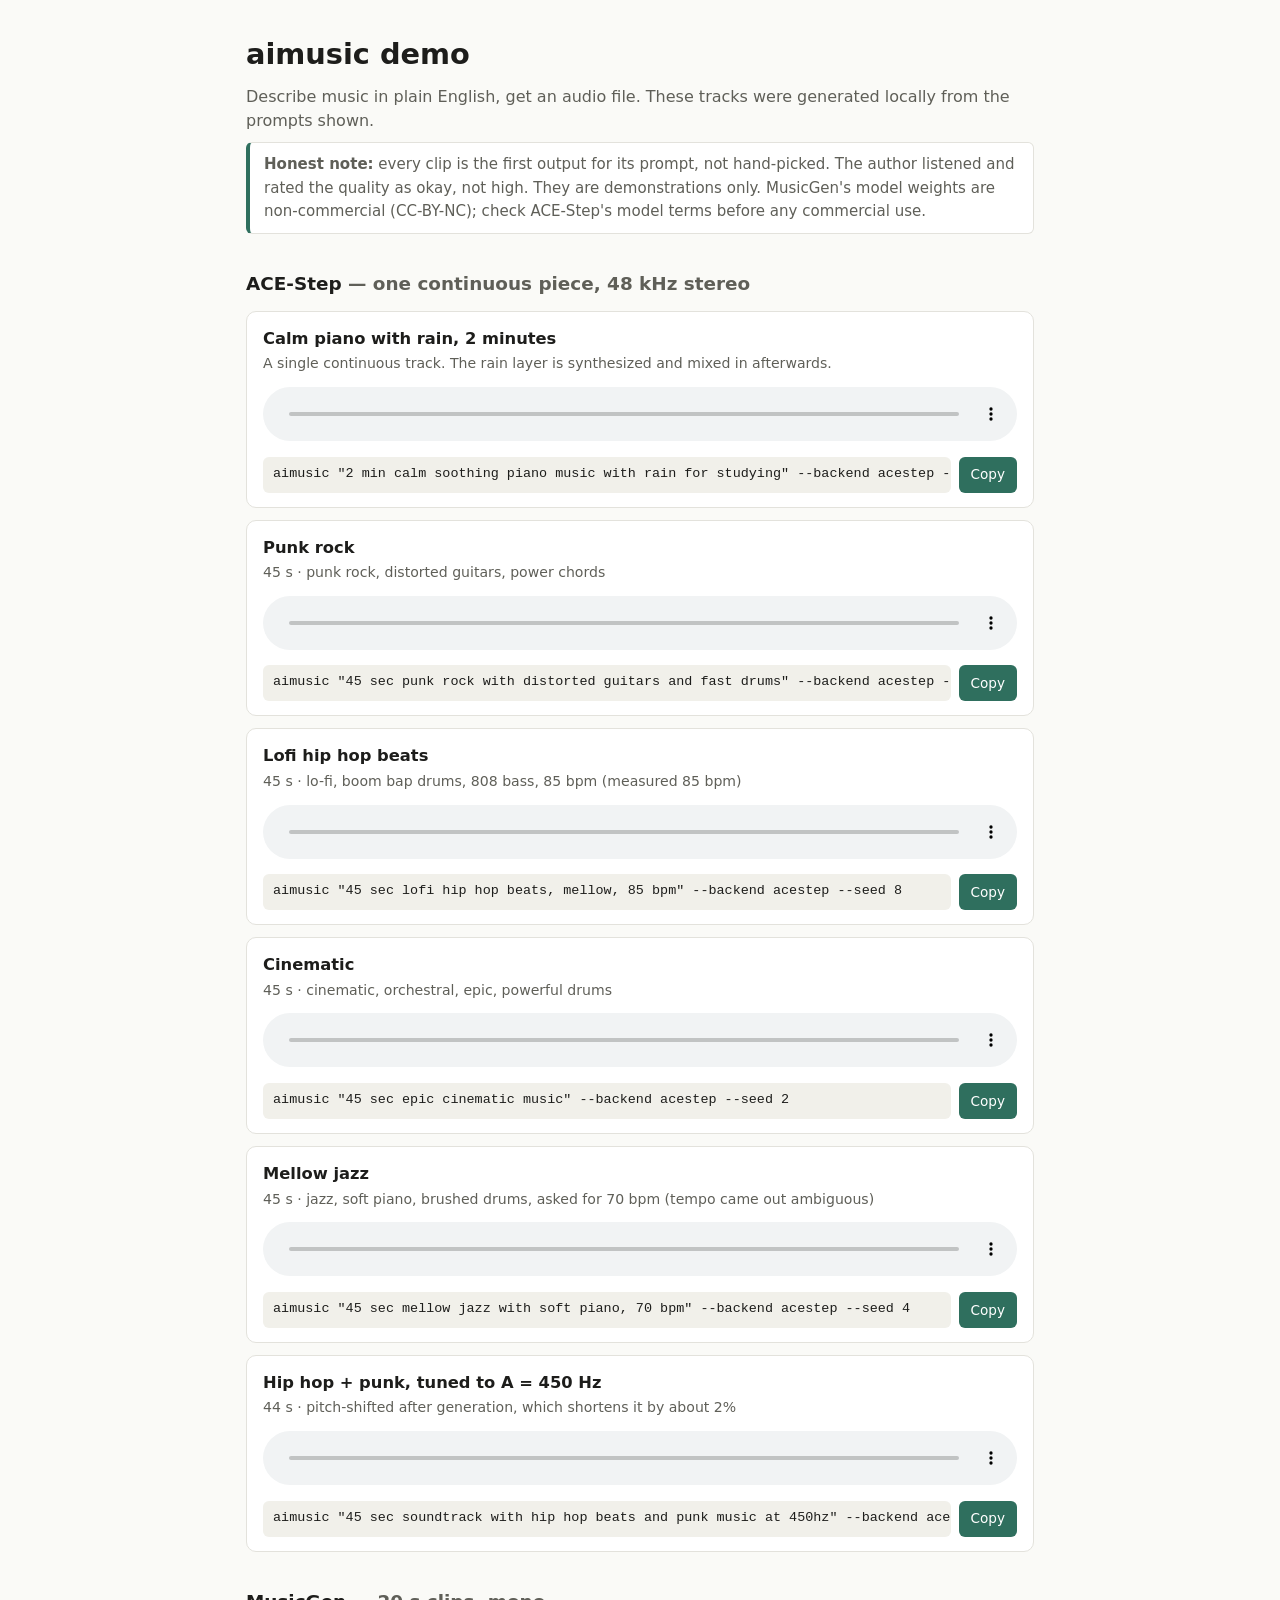
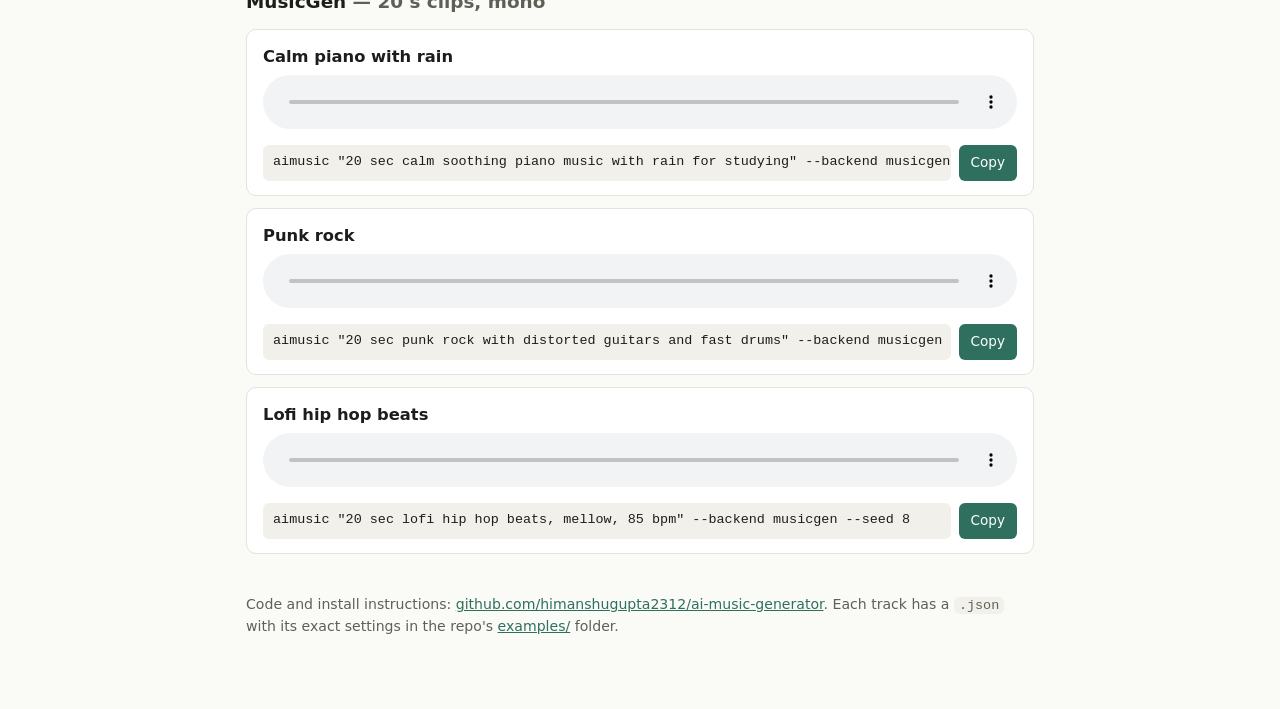
<file: index.html>
<!doctype html>
<html lang="en">
<head>
<meta charset="utf-8">
<meta name="viewport" content="width=device-width, initial-scale=1">
<title>aimusic demo</title>
<meta name="description" content="Listen to music generated by aimusic from plain-English prompts.">
<style>
  :root {
    --bg: #fafaf7; --fg: #1d1d1b; --muted: #5f5f58; --card: #ffffff; --line: #e3e2dc;
    --accent: #2f6f5e; --code: #f1f0ea;
  }
  @media (prefers-color-scheme: dark) {
    :root { --bg: #151614; --fg: #ececE6; --muted: #a2a29a; --card: #1e1f1d; --line: #33342f;
            --accent: #6fc3a8; --code: #272825; }
  }
  * { box-sizing: border-box; }
  body { margin: 0; background: var(--bg); color: var(--fg);
         font: 16px/1.55 system-ui, -apple-system, "Segoe UI", sans-serif; }
  main { max-width: 820px; margin: 0 auto; padding: 32px 16px 64px; }
  h1 { font-size: 1.8rem; margin: 0 0 4px; }
  h2 { font-size: 1.15rem; margin: 36px 0 8px; }
  p { margin: 8px 0; }
  .sub { color: var(--muted); }
  .note { background: var(--card); border: 1px solid var(--line); border-left: 4px solid var(--accent);
          padding: 10px 14px; border-radius: 6px; color: var(--muted); font-size: .94rem; }
  .card { background: var(--card); border: 1px solid var(--line); border-radius: 10px;
          padding: 14px 16px; margin: 12px 0; }
  .card h3 { margin: 0 0 2px; font-size: 1.02rem; }
  .meta { color: var(--muted); font-size: .88rem; margin-bottom: 8px; }
  audio { width: 100%; margin: 4px 0 8px; }
  .cmd { display: flex; gap: 8px; align-items: stretch; }
  code { background: var(--code); border-radius: 6px; padding: 8px 10px; font: .84rem/1.4 ui-monospace, Consolas, monospace;
         overflow-x: auto; flex: 1; white-space: pre; }
  button { background: var(--accent); color: #fff; border: 0; border-radius: 6px; padding: 0 12px;
           font: inherit; font-size: .85rem; cursor: pointer; min-height: 36px; }
  button:focus-visible, a:focus-visible, audio:focus-visible { outline: 3px solid var(--accent); outline-offset: 2px; }
  a { color: var(--accent); }
  footer { margin-top: 40px; color: var(--muted); font-size: .88rem; }
</style>
</head>
<body>
<main>
  <h1>aimusic demo</h1>
  <p class="sub">Describe music in plain English, get an audio file. These tracks were generated locally from the prompts shown.</p>
  <p class="note"><strong>Honest note:</strong> every clip is the first output for its prompt, not hand-picked. The author listened
    and rated the quality as okay, not high. They are demonstrations only. MusicGen's model weights are non-commercial
    (CC-BY-NC); check ACE-Step's model terms before any commercial use.</p>

  <h2>ACE-Step <span class="sub">— one continuous piece, 48&nbsp;kHz stereo</span></h2>

  <div class="card">
    <h3>Calm piano with rain, 2 minutes</h3>
    <div class="meta">A single continuous track. The rain layer is synthesized and mixed in afterwards.</div>
    <audio controls preload="none" src="examples/acestep-calm-study-rain-2min.mp3"></audio>
    <div class="cmd"><code>aimusic "2 min calm soothing piano music with rain for studying" --backend acestep --seed 3</code><button type="button" data-copy>Copy</button></div>
  </div>

  <div class="card">
    <h3>Punk rock</h3>
    <div class="meta">45 s · punk rock, distorted guitars, power chords</div>
    <audio controls preload="none" src="examples/acestep-punk-rock.mp3"></audio>
    <div class="cmd"><code>aimusic "45 sec punk rock with distorted guitars and fast drums" --backend acestep --seed 5</code><button type="button" data-copy>Copy</button></div>
  </div>

  <div class="card">
    <h3>Lofi hip hop beats</h3>
    <div class="meta">45 s · lo-fi, boom bap drums, 808 bass, 85 bpm (measured 85 bpm)</div>
    <audio controls preload="none" src="examples/acestep-lofi-beats.mp3"></audio>
    <div class="cmd"><code>aimusic "45 sec lofi hip hop beats, mellow, 85 bpm" --backend acestep --seed 8</code><button type="button" data-copy>Copy</button></div>
  </div>

  <div class="card">
    <h3>Cinematic</h3>
    <div class="meta">45 s · cinematic, orchestral, epic, powerful drums</div>
    <audio controls preload="none" src="examples/acestep-cinematic.mp3"></audio>
    <div class="cmd"><code>aimusic "45 sec epic cinematic music" --backend acestep --seed 2</code><button type="button" data-copy>Copy</button></div>
  </div>

  <div class="card">
    <h3>Mellow jazz</h3>
    <div class="meta">45 s · jazz, soft piano, brushed drums, asked for 70 bpm (tempo came out ambiguous)</div>
    <audio controls preload="none" src="examples/acestep-jazz.mp3"></audio>
    <div class="cmd"><code>aimusic "45 sec mellow jazz with soft piano, 70 bpm" --backend acestep --seed 4</code><button type="button" data-copy>Copy</button></div>
  </div>

  <div class="card">
    <h3>Hip hop + punk, tuned to A = 450&nbsp;Hz</h3>
    <div class="meta">44 s · pitch-shifted after generation, which shortens it by about 2%</div>
    <audio controls preload="none" src="examples/acestep-hiphop-punk-450hz.mp3"></audio>
    <div class="cmd"><code>aimusic "45 sec soundtrack with hip hop beats and punk music at 450hz" --backend acestep --seed 11</code><button type="button" data-copy>Copy</button></div>
  </div>

  <h2>MusicGen <span class="sub">— 20&nbsp;s clips, mono</span></h2>

  <div class="card">
    <h3>Calm piano with rain</h3>
    <audio controls preload="none" src="examples/calm-study-rain.mp3"></audio>
    <div class="cmd"><code>aimusic "20 sec calm soothing piano music with rain for studying" --backend musicgen --seed 3</code><button type="button" data-copy>Copy</button></div>
  </div>

  <div class="card">
    <h3>Punk rock</h3>
    <audio controls preload="none" src="examples/punk-rock.mp3"></audio>
    <div class="cmd"><code>aimusic "20 sec punk rock with distorted guitars and fast drums" --backend musicgen --seed 5</code><button type="button" data-copy>Copy</button></div>
  </div>

  <div class="card">
    <h3>Lofi hip hop beats</h3>
    <audio controls preload="none" src="examples/lofi-beats.mp3"></audio>
    <div class="cmd"><code>aimusic "20 sec lofi hip hop beats, mellow, 85 bpm" --backend musicgen --seed 8</code><button type="button" data-copy>Copy</button></div>
  </div>

  <footer>
    <p>Code and install instructions: <a href="https://github.com/himanshugupta2312/ai-music-generator">github.com/himanshugupta2312/ai-music-generator</a>.
       Each track has a <code style="padding:1px 5px;display:inline">.json</code> with its exact settings in the repo's
       <a href="https://github.com/himanshugupta2312/ai-music-generator/tree/main/examples">examples/</a> folder.</p>
  </footer>
</main>
<script>
  // Copy buttons. If the clipboard API is unavailable the text can still be selected by hand.
  document.querySelectorAll("button[data-copy]").forEach(function (btn) {
    btn.addEventListener("click", function () {
      var text = btn.parentElement.querySelector("code").textContent;
      var done = function () { var t = btn.textContent; btn.textContent = "Copied"; setTimeout(function () { btn.textContent = t; }, 1500); };
      if (navigator.clipboard && navigator.clipboard.writeText) {
        navigator.clipboard.writeText(text).then(done, function () {});
      }
    });
  });
</script>
</body>
</html>
</file>
